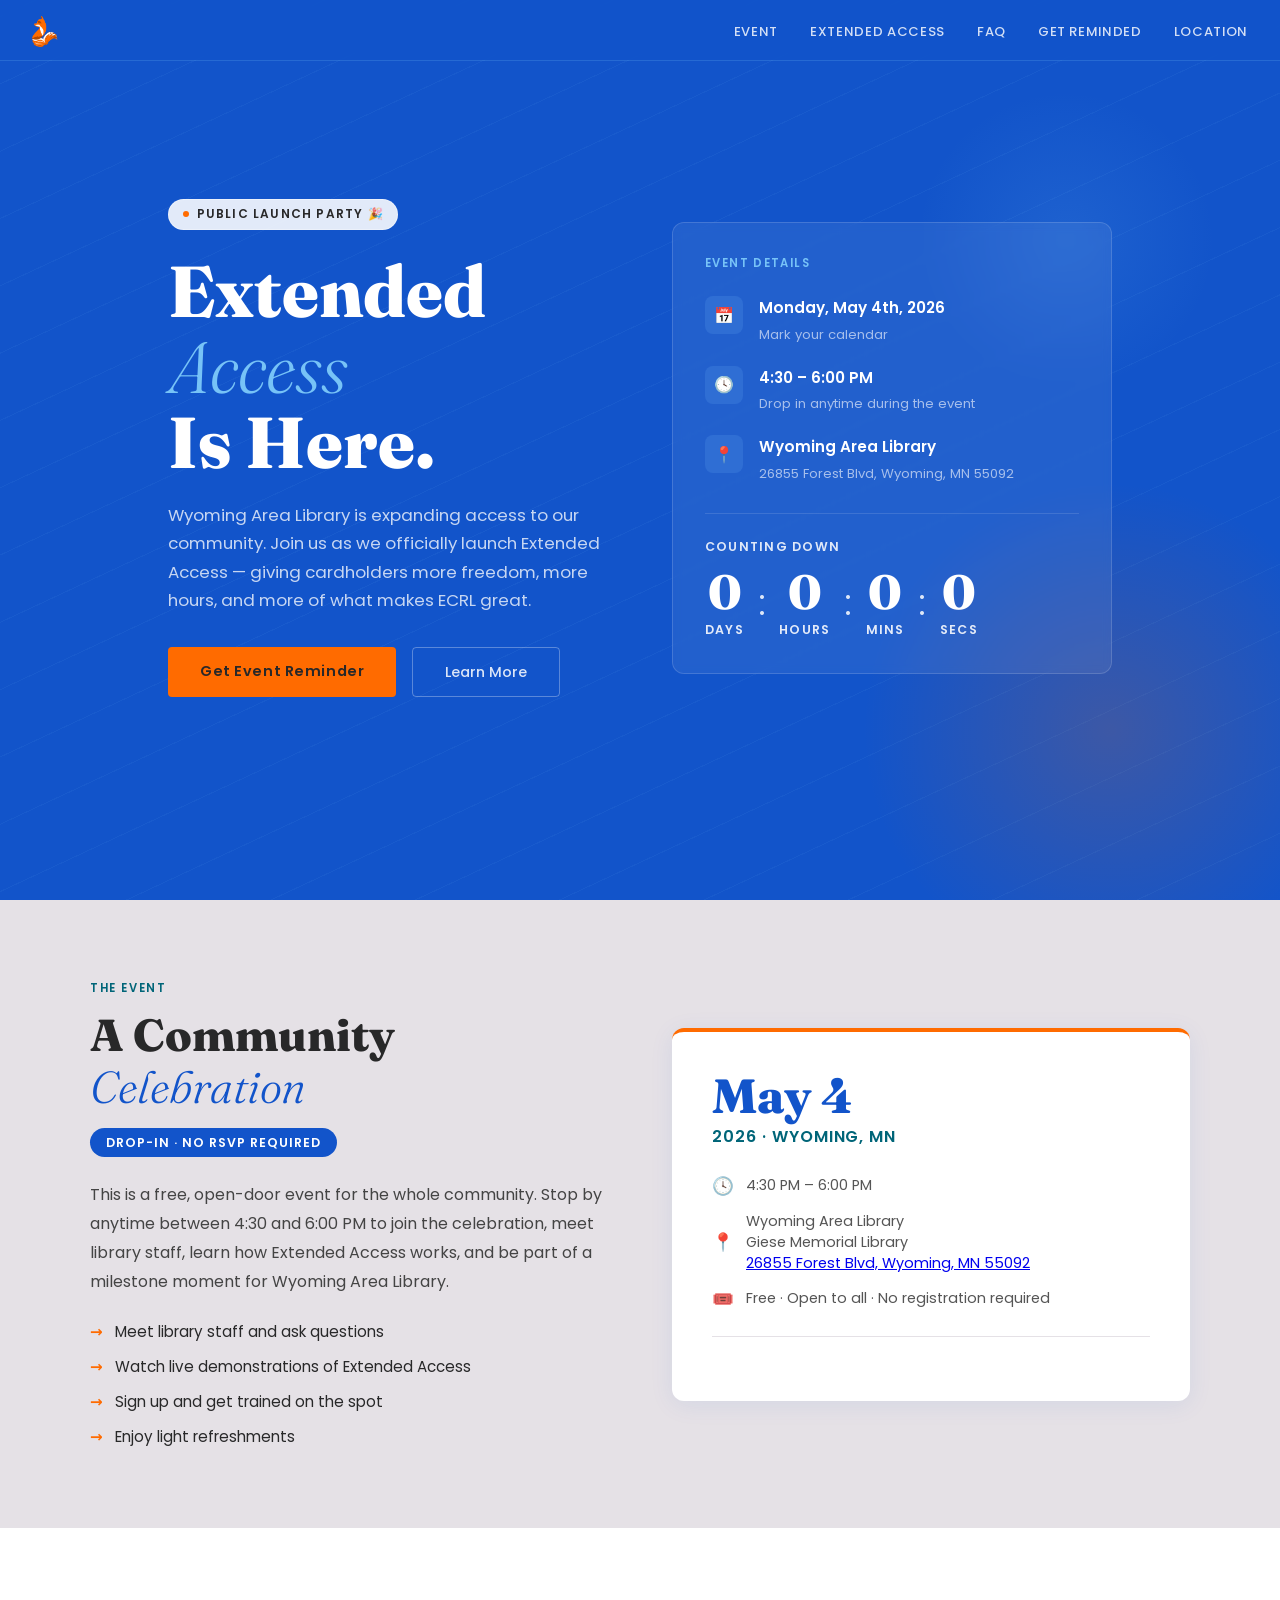
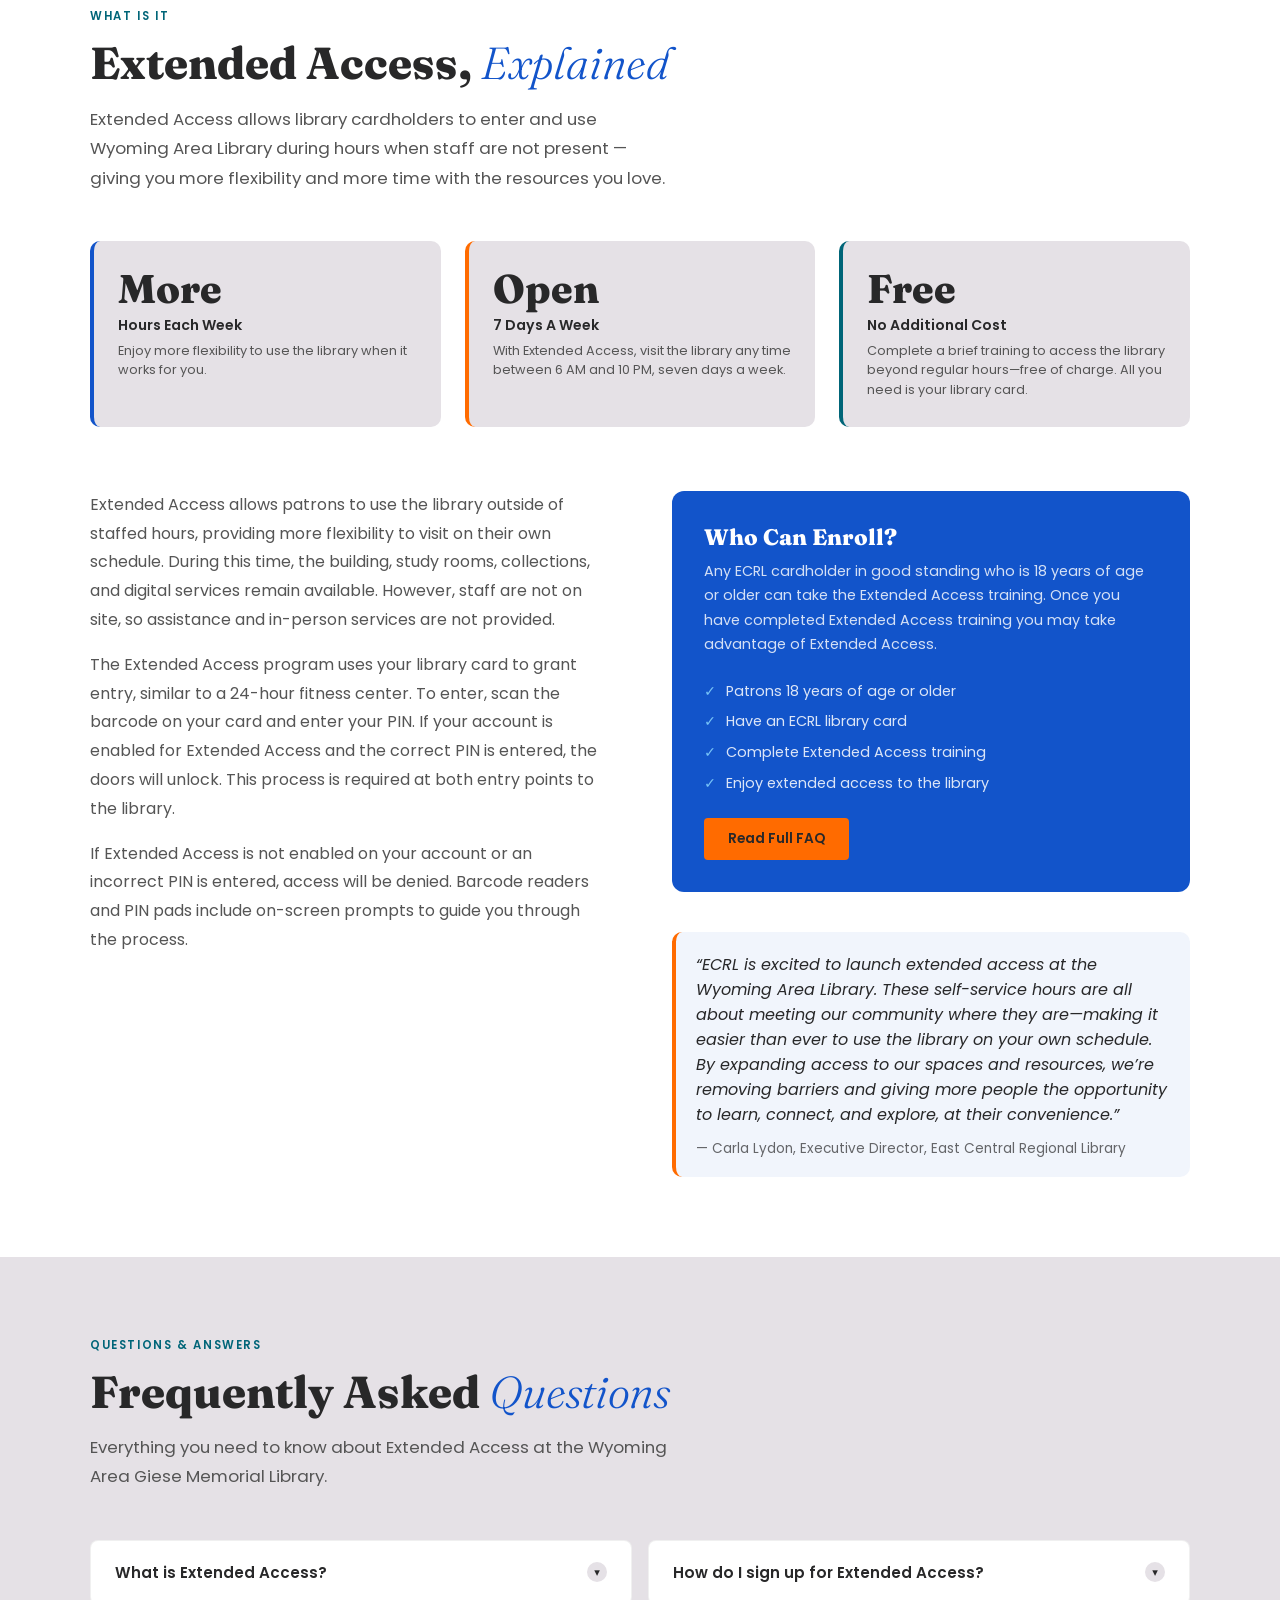
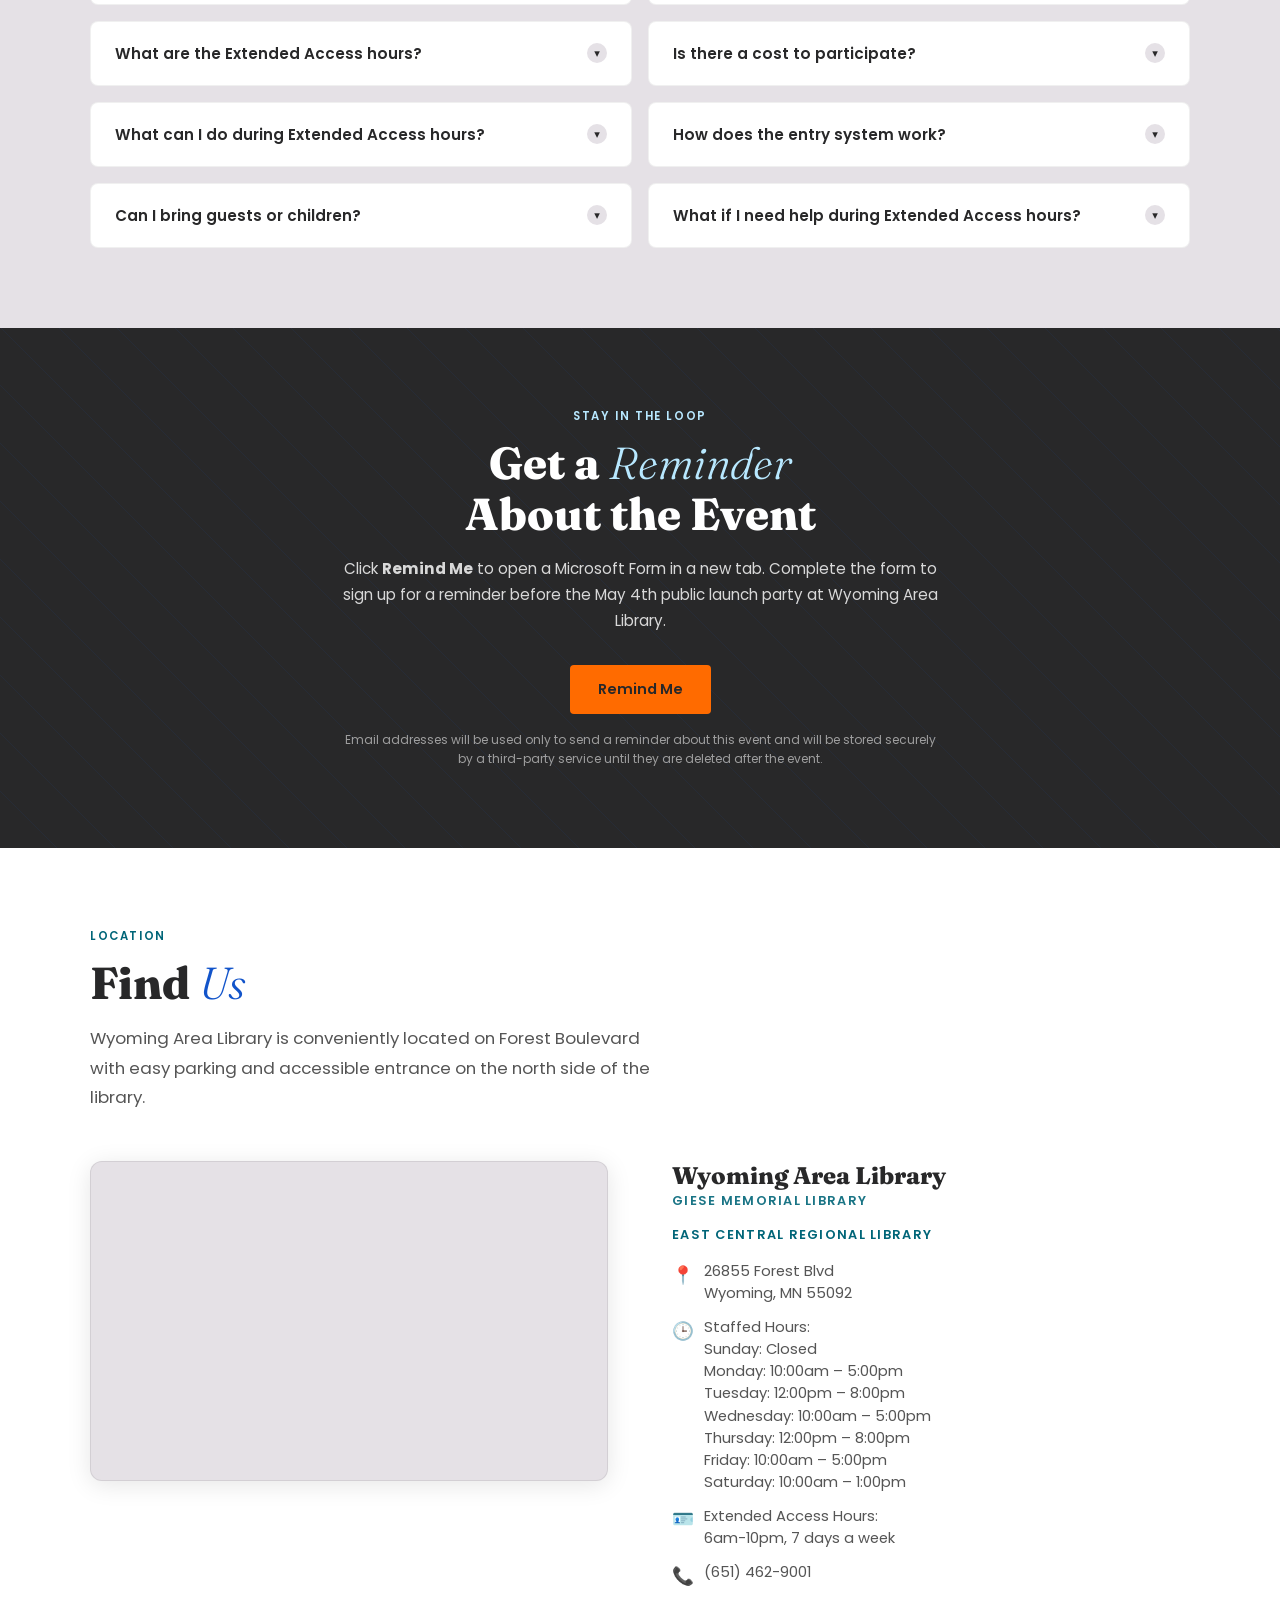
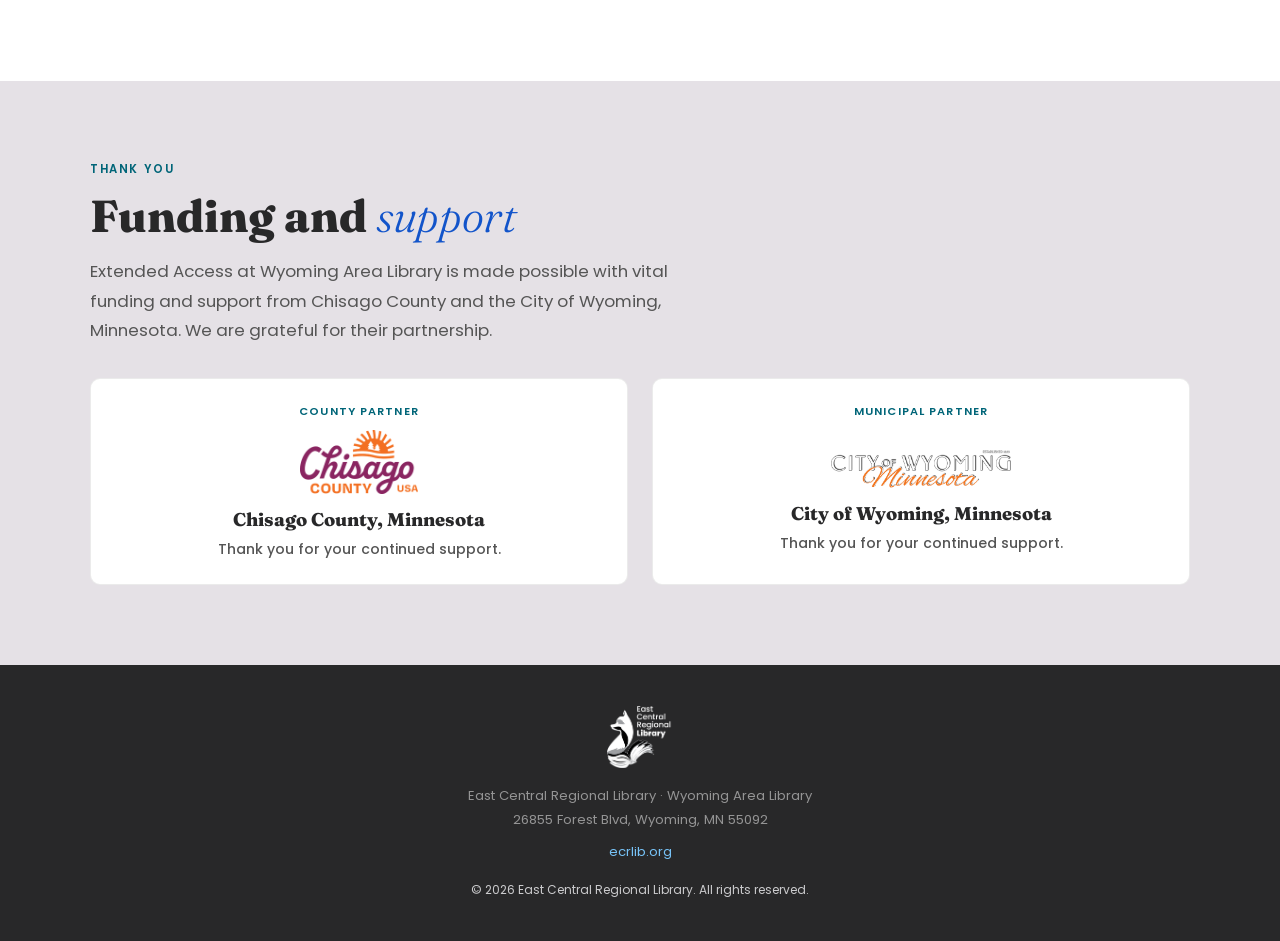
<file: index.html>
<!DOCTYPE html>
<html lang="en">
<head>
<meta charset="UTF-8">
<meta name="viewport" content="width=device-width, initial-scale=1.0">
<title>Extended Access Launch | Wyoming Area Library | ECRL</title>
<link rel="icon" type="image/x-icon" href="assets/favicon.ico">
<link rel="preconnect" href="https://fonts.googleapis.com">
<link href="https://fonts.googleapis.com/css2?family=Fraunces:ital,wght@0,300;0,600;0,800;1,300&family=Poppins:wght@300;400;500;600;700&display=swap" rel="stylesheet">
<link rel="stylesheet" href="styles.css">
</head>
<body>

<!-- NAV -->
<nav>
  <a href="https://ecrlib.org" target="_blank" rel="noopener" class="nav-logo">
    <img src="assets/Fox_Digital-125px-nowords.png" alt="ECRL Logo">
  </a>
  <ul class="nav-links">
    <li><a href="#event">Event</a></li>
    <li><a href="#extended-access">Extended Access</a></li>
    <li><a href="#faq">FAQ</a></li>
    <li><a href="#remind-me">Get Reminded</a></li>
    <li><a href="#location">Location</a></li>
  </ul>
</nav>

<!-- HERO -->
<section class="hero" id="top">
  <div class="hero-bg-lines"></div>
  <div class="hero-accent"></div>
  <div class="hero-accent-2"></div>
  <div class="hero-inner">
    <div class="hero-content">
      <div class="hero-eyebrow">Public Launch Party 🎉</div>
      <h1>Extended<br><em>Access</em><br>Is Here.</h1>
      <p class="hero-sub">Wyoming Area Library is expanding access to our community. Join us as we officially launch Extended Access — giving cardholders more freedom, more hours, and more of what makes ECRL great.</p>
      <div class="hero-cta-row">
        <a href="#remind-me" class="btn-primary">Get Event Reminder</a>
        <a href="#extended-access" class="btn-secondary">Learn More</a>
      </div>
    </div>
    <div class="hero-card">
      <div class="hero-card-label">Event Details</div>
      <div class="event-detail">
        <div class="event-icon">📅</div>
        <div class="event-detail-text">
          <strong>Monday, May 4th, 2026</strong>
          <span>Mark your calendar</span>
        </div>
      </div>
      <div class="event-detail">
        <div class="event-icon">🕓</div>
        <div class="event-detail-text">
          <strong>4:30 – 6:00 PM</strong>
          <span>Drop in anytime during the event</span>
        </div>
      </div>
      <div class="event-detail">
        <div class="event-icon">📍</div>
        <div class="event-detail-text">
          <strong>Wyoming Area Library</strong>
          <span>26855 Forest Blvd, Wyoming, MN 55092</span>
        </div>
      </div>
      <div class="countdown-wrap">
        <div class="countdown-label">Counting down</div>
        <div class="countdown">
          <div class="countdown-unit">
            <span class="countdown-num" id="cd-days">--</span>
            <span class="countdown-unit-label">Days</span>
          </div>
          <span class="countdown-sep">:</span>
          <div class="countdown-unit">
            <span class="countdown-num" id="cd-hours">--</span>
            <span class="countdown-unit-label">Hours</span>
          </div>
          <span class="countdown-sep">:</span>
          <div class="countdown-unit">
            <span class="countdown-num" id="cd-mins">--</span>
            <span class="countdown-unit-label">Mins</span>
          </div>
          <span class="countdown-sep">:</span>
          <div class="countdown-unit">
            <span class="countdown-num" id="cd-secs">--</span>
            <span class="countdown-unit-label">Secs</span>
          </div>
        </div>
      </div>
    </div>
  </div>
</section>

<!-- EVENT ABOUT -->
<section class="event-about" id="event">
  <div class="container">
    <div class="event-about-grid">
      <div class="reveal">
        <p class="section-label">The Event</p>
        <h2 class="section-title">A Community <em>Celebration</em></h2>
        <span class="drop-in-badge">Drop-In · No RSVP Required</span>
        <p class="event-about-body">This is a free, open-door event for the whole community. Stop by anytime between 4:30 and 6:00 PM to join the celebration, meet library staff, learn how Extended Access works, and be part of a milestone moment for Wyoming Area Library.</p>
        <ul class="expect-list">
          <li>Meet library staff and ask questions</li>
          <li>Watch live demonstrations of Extended Access</li>
          <li>Sign up and get trained on the spot</li>
          <li>Enjoy light refreshments</li>
        </ul>
      </div>
      <div class="event-time-block reveal reveal-delay-1">
        <div class="etb-date">May 4</div>
        <div class="etb-month">2026 · Wyoming, MN</div>
        <div class="etb-row">
          <span class="etb-icon">🕓</span>
          <span>4:30 PM – 6:00 PM</span>
        </div>
        <div class="etb-row">
          <span class="etb-icon">📍</span>
          <span>
            Wyoming Area Library<br>
            Giese Memorial Library<br>
            <a href="https://maps.google.com/?q=26855+Forest+Blvd+Wyoming+MN+55092" target="_blank" rel="noopener">26855 Forest Blvd, Wyoming, MN 55092</a>
          </span>
        </div>
        <div class="etb-row">
          <span class="etb-icon">🎟️</span>
          <span>Free · Open to all · No registration required</span>
        </div>
        <div class="etb-divider"></div>
      </div>
    </div>
  </div>
</section>

<!-- EXTENDED ACCESS EXPLAINER -->
<section class="explainer" id="extended-access">
  <div class="container">
    <div class="reveal">
      <p class="section-label">What Is It</p>
      <h2 class="section-title">Extended Access, <em>Explained</em></h2>
      <p class="section-intro">Extended Access allows library cardholders to enter and use Wyoming Area Library during hours when staff are not present — giving you more flexibility and more time with the resources you love.</p>
    </div>
    <div class="stats-row">
      <div class="stat-card reveal reveal-delay-1">
        <div class="stat-num">More</div>
        <div class="stat-label">Hours Each Week</div>
        <div class="stat-desc">Enjoy more flexibility to use the library when it works for you.</div>
      </div>
      <div class="stat-card reveal reveal-delay-2">
        <div class="stat-num">Open</div>
        <div class="stat-label">7 Days A Week</div>
        <div class="stat-desc">With Extended Access, visit the library any time between 6 AM and 10 PM, seven days a week.</div>
      </div>
      <div class="stat-card reveal reveal-delay-3">
        <div class="stat-num">Free</div>
        <div class="stat-label">No Additional Cost</div>
        <div class="stat-desc">Complete a brief training to access the library beyond regular hours—free of charge. All you need is your library card.</div>
      </div>
    </div>
    <div class="explainer-body">
      <div class="explainer-text reveal">
        <p>Extended Access allows patrons to use the library outside of staffed hours, providing more flexibility to visit on their own schedule. During this time, the building, study rooms, collections, and digital services remain available. However, staff are not on site, so assistance and in-person services are not provided.</p>
        <p>The Extended Access program uses your library card to grant entry, similar to a 24-hour fitness center. To enter, scan the barcode on your card and enter your PIN. If your account is enabled for Extended Access and the correct PIN is entered, the doors will unlock. This process is required at both entry points to the library.</p>
        <p>If Extended Access is not enabled on your account or an incorrect PIN is entered, access will be denied. Barcode readers and PIN pads include on-screen prompts to guide you through the process.</p>
      </div>
      <div class="explainer-side">
        <div class="eligibility-card reveal reveal-delay-1">
          <h3>Who Can Enroll?</h3>
          <p>Any ECRL cardholder in good standing who is 18 years of age or older can take the Extended Access training. Once you have completed Extended Access training you may take advantage of Extended Access.</p>
          <ul class="eligibility-list">
            <li>Patrons 18 years of age or older</li>
            <li>Have an ECRL library card</li>
            <li>Complete Extended Access training</li>
            <li>Enjoy extended access to the library</li>
          </ul>
          <a href="#faq" class="eligibility-cta">Read Full FAQ</a>
        </div>
        <figure class="director-quote">
          <blockquote>
            <p>“ECRL is excited to launch extended access at the Wyoming Area Library. These self-service hours are all about meeting our community where they are—making it easier than ever to use the library on your own schedule. By expanding access to our spaces and resources, we’re removing barriers and giving more people the opportunity to learn, connect, and explore, at their convenience.”</p>
          </blockquote>
          <figcaption>— Carla Lydon, Executive Director, East Central Regional Library</figcaption>
        </figure>
      </div>
    </div>
  </div>
</section>

<!-- FAQ -->
<section class="faq-section" id="faq">
  <div class="container">
    <div class="reveal">
      <p class="section-label">Questions & Answers</p>
      <h2 class="section-title">Frequently Asked <em>Questions</em></h2>
      <p class="section-intro">Everything you need to know about Extended Access at the Wyoming Area Giese Memorial Library.</p>
    </div>
    <div class="faq-grid reveal">
      <div class="faq-item">
        <button class="faq-q" onclick="toggleFaq(this)">
          What is Extended Access?
          <span class="faq-chevron">▾</span>
        </button>
        <div class="faq-a">
          <p>Extended Access allows patrons to use the library outside of staffed hours, providing more flexibility to visit on their own schedule. During this time, the building remains locked and only patrons with Extended Access privileges can unlock the doors. The library is limited to Extended Access patrons, their guests, and authorized service staff performing cleaning or maintenance.</p>
          <p>While the building, study rooms, collections, and digital services remain available, support staff are not on site, so assistance and in-person services are not provided.</p>
        </div>
      </div>
      <div class="faq-item">
        <button class="faq-q" onclick="toggleFaq(this)">
          How do I sign up for Extended Access?
          <span class="faq-chevron">▾</span>
        </button>
        <div class="faq-a">
          <p>Signing up for Extended Access is easy. Attend a brief training at our launch event on May 4, 2026, or ask a staff member at the Wyoming Area Library during regular staffed hours.</p>
          <p>Trainings are quick and can often be completed on the spot.</p>
        </div>
      </div>
      <div class="faq-item">
        <button class="faq-q" onclick="toggleFaq(this)">
          What are the Extended Access hours?
          <span class="faq-chevron">▾</span>
        </button>
        <div class="faq-a">
          <p>Extended Access is available from 6 AM until the library opens for staffed hours, and again from closing until 10 PM. On days when the library is not open for staffed hours, Extended Access is available from 6 AM to 10 PM.</p>
          <p>Patrons in the library during staffed hours must exit the building at closing time. Those with Extended Access may re-enter using their library card to continue their visit.</p>
        </div>
      </div>
      <div class="faq-item">
        <button class="faq-q" onclick="toggleFaq(this)">
          Is there a cost to participate?
          <span class="faq-chevron">▾</span>
        </button>
        <div class="faq-a">
          <p>There is no cost to participate in the Extended Access program. To be eligible, patrons must be at least 18 years old, have a valid ECRL library card, maintain an account balance below $20.00, and complete Extended Access training.</p>
        </div>
      </div>
      <div class="faq-item">
        <button class="faq-q" onclick="toggleFaq(this)">
          What can I do during Extended Access hours?
          <span class="faq-chevron">▾</span>
        </button>
        <div class="faq-a">
          <p>During Extended Access hours, you may use the library much as you would during staffed hours. This includes browsing and checking out materials, picking up holds from the hold shelf, using public computers and Wi-Fi, accessing digital resources, printing, using study rooms, and accessing the public restrooms inside the building.</p>
          <p>Please note that while most spaces and services are available, support staff are not on site, so assistance and in-person services are not provided.</p>
        </div>
      </div>
      <div class="faq-item">
        <button class="faq-q" onclick="toggleFaq(this)">
          How does the entry system work?
          <span class="faq-chevron">▾</span>
        </button>
        <div class="faq-a">
          <p>The entry system uses your library card barcode and PIN to verify access. When you scan your card, the system checks your account through the library system to confirm your PIN is correct, your account is eligible for Extended Access, and your account balance is below $20.00.</p>
          <p>If approved, the exterior door unlocks and you may enter the lobby. You will repeat the same process to enter the main library space. Separate access control points allow access to public areas like restrooms while ensuring only authorized patrons can enter the library space when staff are not on site.</p>
        </div>
      </div>
      <div class="faq-item">
        <button class="faq-q" onclick="toggleFaq(this)">
          Can I bring guests or children?
          <span class="faq-chevron">▾</span>
        </button>
        <div class="faq-a">
          <p>Patrons with Extended Access privileges may bring guests and children. All guests must follow the same rules and policies as the patron, and children must be supervised at all times.</p>
          <p>Guests may not remain in the library after the sponsoring patron leaves. If a guest also has Extended Access privileges, they must enter the library using their own card and PIN to stay beyond that time.</p>
        </div>
      </div>
      <div class="faq-item">
        <button class="faq-q" onclick="toggleFaq(this)">
          What if I need help during Extended Access hours?
          <span class="faq-chevron">▾</span>
        </button>
        <div class="faq-a">
          <p>During Extended Access hours, support staff are not on site, so assistance with library services is not available. If you need help with materials, technology, or your account, please visit during staffed hours.</p>
          <p>For health or safety concerns, please call 911 in an emergency. For non-emergency situations, follow posted instructions in the building or contact local authorities as appropriate.</p>
        </div>
      </div>
    </div>
  </div>
</section>

<!-- EMAIL SIGNUP -->
<section class="signup-section" id="remind-me">
  <div class="signup-bg"></div>
  <div class="container">
    <div class="signup-inner">
      <p class="section-label reveal">Stay In the Loop</p>
      <h2 class="section-title reveal reveal-delay-1">Get a <em>Reminder</em><br>About the Event</h2>
      <p class="signup-desc reveal reveal-delay-2">Click <strong>Remind Me</strong> to open a Microsoft Form in a new tab. Complete the form to sign up for a reminder before the May 4th public launch party at Wyoming Area Library.</p>
      <div class="signup-form reveal reveal-delay-3">
        <a
          href="https://forms.cloud.microsoft/Pages/ResponsePage.aspx?id=v7_W7HzwYkGgbktmpP-eCUZ0fHjikC5KgUvbJL5LjvFUOTlPUkw0TEVUNVYxUDA4V1o1QUlOSVJJMC4u"
          target="_blank"
          rel="noopener noreferrer"
          class="signup-btn reminder-button"
        >Remind Me</a>
      </div>
      <p class="signup-note reveal">Email addresses will be used only to send a reminder about this event and will be stored securely by a third-party service until they are deleted after the event.</p>
    </div>
  </div>
</section>

<!-- MAP -->
<section class="map-section" id="location">
  <div class="container">
    <div class="reveal">
      <p class="section-label">Location</p>
      <h2 class="section-title">Find <em>Us</em></h2>
      <p class="section-intro">Wyoming Area Library is conveniently located on Forest Boulevard with easy parking and accessible entrance on the north side of the library.</p>
    </div>
    <div class="map-grid">
      <div class="map-embed reveal reveal-delay-1">
        <iframe title="Map of Wyoming Area Library — 26855 Forest Blvd, Wyoming, MN 55092" src="https://www.google.com/maps/embed?pb=!1m18!1m12!1m3!1d2537.958602690323!2d-92.99810839999999!3d45.33800049999999!2m3!1f0!2f0!3f0!3m2!1i1024!2i768!4f13.1!3m3!1m2!1s0x52b2e5de49993815%3A0x477a46fde14755c0!2s26855%20Forest%20Blvd%2C%20Wyoming%2C%20MN%2055092!5e1!3m2!1sen!2sus!4v1775682397510!5m2!1sen!2sus" allowfullscreen="" loading="lazy" referrerpolicy="no-referrer-when-downgrade"></iframe>
      </div>
      <div class="address-block reveal reveal-delay-2">
        <h3>Wyoming Area Library</h3>
        <p class="branch-name" style="margin-top:-0.35rem; color: rgba(0,101,120,0.9);">Giese Memorial Library</p>
        <p class="branch-name">East Central Regional Library</p>
        <div class="address-line">
          <span class="address-icon">📍</span>
          <span>26855 Forest Blvd<br>Wyoming, MN 55092</span>
        </div>
        <div class="address-line">
          <span class="address-icon">🕒</span>
          <span>Staffed Hours:<br>Sunday: Closed<br>Monday: 10:00am – 5:00pm<br>Tuesday: 12:00pm – 8:00pm<br>Wednesday: 10:00am – 5:00pm<br>Thursday: 12:00pm – 8:00pm<br>Friday: 10:00am – 5:00pm<br>Saturday: 10:00am – 1:00pm</span>
        </div>
        <div class="address-line">
          <span class="address-icon">🪪</span>
          <span>Extended Access Hours:<br>6am-10pm, 7 days a week</span>
        </div>
        <div class="address-line">
          <span class="address-icon">📞</span>
          <span>(651) 462-9001</span>
        </div>
      </div>
    </div>
  </div>
</section>

<!-- FUNDING THANKS -->
<section class="funders-section" id="funders">
  <div class="container">
    <div class="reveal">
      <p class="section-label">Thank you</p>
      <h2 class="section-title">Funding and <em>support</em></h2>
      <p class="section-intro">Extended Access at Wyoming Area Library is made possible with vital funding and support from Chisago County and the City of Wyoming, Minnesota. We are grateful for their partnership.</p>
    </div>
    <div class="funders-grid reveal">
      <div class="funder-card">
        <span class="funder-label">County partner</span>
        <img src="assets/chisagocountymn.png" alt="Chisago County, Minnesota" class="funder-logo">
        <p class="funder-name">Chisago County, Minnesota</p>
        <p class="funder-thanks">Thank you for your continued support.</p>
      </div>
      <div class="funder-card">
        <span class="funder-label">Municipal partner</span>
        <img src="assets/wyomingmn.png" alt="City of Wyoming, Minnesota" class="funder-logo">
        <p class="funder-name">City of Wyoming, Minnesota</p>
        <p class="funder-thanks">Thank you for your continued support.</p>
      </div>
    </div>
  </div>
</section>

<!-- FOOTER -->
<footer>
  <a href="https://ecrlib.org" target="_blank" rel="noopener" class="footer-logo">
    <img src="assets/SnowOnCharcoal_digital.png" alt="ECRL Logo">
  </a>
  <p>East Central Regional Library · Wyoming Area Library</p>
  <p>26855 Forest Blvd, Wyoming, MN 55092</p>
  <p style="margin-top:0.5rem;"><a href="https://ecrlib.org" target="_blank" rel="noopener">ecrlib.org</a></p>
  <p class="footer-copyright">© 2026 East Central Regional Library. All rights reserved.</p>
</footer>

<script>
  // Countdown Timer
  function updateCountdown() {
    const event = new Date('2026-05-04T16:30:00');
    const now = new Date();
    const diff = event - now;
    if (diff <= 0) {
      document.getElementById('cd-days').textContent = '0';
      document.getElementById('cd-hours').textContent = '0';
      document.getElementById('cd-mins').textContent = '0';
      document.getElementById('cd-secs').textContent = '0';
      return;
    }
    const days = Math.floor(diff / 86400000);
    const hours = Math.floor((diff % 86400000) / 3600000);
    const mins = Math.floor((diff % 3600000) / 60000);
    const secs = Math.floor((diff % 60000) / 1000);
    document.getElementById('cd-days').textContent = String(days).padStart(2, '0');
    document.getElementById('cd-hours').textContent = String(hours).padStart(2, '0');
    document.getElementById('cd-mins').textContent = String(mins).padStart(2, '0');
    document.getElementById('cd-secs').textContent = String(secs).padStart(2, '0');
  }
  updateCountdown();
  setInterval(updateCountdown, 1000);

  // FAQ Toggle
  function toggleFaq(btn) {
    const answer = btn.nextElementSibling;
    const isOpen = btn.classList.contains('open');
    // Close all
    document.querySelectorAll('.faq-q.open').forEach(b => {
      b.classList.remove('open');
      b.nextElementSibling.classList.remove('open');
    });
    if (!isOpen) {
      btn.classList.add('open');
      answer.classList.add('open');
    }
  }

  // Scroll Reveal
  const reveals = document.querySelectorAll('.reveal');
  const observer = new IntersectionObserver((entries) => {
    entries.forEach(entry => {
      if (entry.isIntersecting) {
        entry.target.classList.add('visible');
        observer.unobserve(entry.target);
      }
    });
  }, { threshold: 0.1 });
  reveals.forEach(el => observer.observe(el));
</script>
</body>
</html>
</file>
<file: styles.css>
:root {
  --blue: #1254ca;
  --blue-dark: #0d3f9e;
  --near-black: #282829;
  --gray-light: #e5e1e6;
  --white: #ffffff;
  --orange: #ff6b00;
  --teal: #006578;
  --sky: #77c3f7;
  --font-display: 'Fraunces', Georgia, serif;
  --font-body: 'Poppins', system-ui, sans-serif;
}

*, *::before, *::after { box-sizing: border-box; margin: 0; padding: 0; }

html { scroll-behavior: smooth; }

body {
  font-family: var(--font-body);
  color: var(--near-black);
  background: var(--white);
  overflow-x: hidden;
}

/* ── NAV ── */
nav {
  position: fixed;
  top: 0; left: 0; right: 0;
  z-index: 100;
  background: rgba(18,84,202,0.97);
  backdrop-filter: blur(8px);
  padding: 0 2rem;
  height: 60px;
  display: flex;
  align-items: center;
  justify-content: space-between;
  box-shadow: 0 1px 0 rgba(119,195,247,0.2);
}
.nav-logo {
  display: flex;
  align-items: center;
  gap: 0.75rem;
  text-decoration: none;
}
.nav-logo img {
  height: 34px;
  width: auto;
  filter: none;
}
.nav-links {
  display: flex;
  gap: 2rem;
  list-style: none;
}
.nav-links a {
  color: rgba(255,255,255,0.82);
  text-decoration: none;
  font-size: 0.82rem;
  font-weight: 500;
  letter-spacing: 0.05em;
  text-transform: uppercase;
  transition: color 0.2s;
}
.nav-links a:hover { color: var(--sky); }
@media (max-width: 640px) { .nav-links { display: none; } }

/* ── HERO ── */
.hero {
  min-height: 100vh;
  background: var(--blue);
  position: relative;
  display: flex;
  align-items: center;
  overflow: hidden;
  padding-top: 60px;
}
.hero-bg-lines {
  position: absolute;
  inset: 0;
  background-image:
    repeating-linear-gradient(
      -25deg,
      transparent,
      transparent 60px,
      rgba(119,195,247,0.06) 60px,
      rgba(119,195,247,0.06) 61px
    );
}
.hero-accent {
  position: absolute;
  bottom: -80px;
  right: -80px;
  width: 500px;
  height: 500px;
  border-radius: 50%;
  background: radial-gradient(circle, rgba(255,107,0,0.18) 0%, transparent 70%);
}
.hero-accent-2 {
  position: absolute;
  top: 10%;
  right: 5%;
  width: 300px;
  height: 300px;
  border-radius: 50%;
  background: radial-gradient(circle, rgba(119,195,247,0.12) 0%, transparent 70%);
}
.hero-inner {
  max-width: 1100px;
  margin: 0 auto;
  padding: 5rem 2rem 4rem;
  position: relative;
  z-index: 2;
  display: grid;
  grid-template-columns: 1fr 1fr;
  gap: 4rem;
  align-items: center;
}
@media (max-width: 768px) {
  .hero-inner { grid-template-columns: 1fr; gap: 2rem; }
}
.hero-eyebrow {
  display: inline-flex;
  align-items: center;
  gap: 0.5rem;
  background: rgba(255,255,255,0.88);
  border: 1px solid rgba(255,255,255,0.35);
  color: var(--near-black);
  font-size: 0.75rem;
  font-weight: 600;
  letter-spacing: 0.1em;
  text-transform: uppercase;
  padding: 0.35rem 0.85rem;
  border-radius: 2rem;
  margin-bottom: 1.5rem;
}
.hero-eyebrow::before {
  content: '';
  width: 6px; height: 6px;
  border-radius: 50%;
  background: var(--orange);
  animation: pulse 2s ease-in-out infinite;
}
@keyframes pulse {
  0%, 100% { opacity: 1; transform: scale(1); }
  50% { opacity: 0.5; transform: scale(0.7); }
}
.hero h1 {
  font-family: var(--font-display);
  font-size: clamp(2.8rem, 6vw, 4.5rem);
  font-weight: 800;
  color: var(--white);
  line-height: 1.05;
  margin-bottom: 1.25rem;
}
.hero h1 em {
  font-style: italic;
  font-weight: 300;
  color: var(--sky);
}
.hero-sub {
  color: #FFFFFFC2;
  font-size: 1.05rem;
  line-height: 1.7;
  margin-bottom: 2rem;
  max-width: 440px;
}
.hero-cta-row {
  display: flex;
  gap: 1rem;
  flex-wrap: wrap;
}
.btn-primary {
  display: inline-block;
  background: var(--orange);
  color: var(--near-black);
  font-family: var(--font-body);
  font-size: 0.9rem;
  font-weight: 600;
  letter-spacing: 0.04em;
  text-decoration: none;
  padding: 0.85rem 2rem;
  border-radius: 4px;
  border: none;
  cursor: pointer;
  transition: background 0.2s, transform 0.15s;
}
.btn-primary:hover { background: #e55f00; transform: translateY(-1px); }
.btn-secondary {
  display: inline-block;
  background: transparent;
  color: rgba(255,255,255,0.85);
  font-family: var(--font-body);
  font-size: 0.9rem;
  font-weight: 500;
  text-decoration: none;
  padding: 0.85rem 2rem;
  border-radius: 4px;
  border: 1px solid rgba(255,255,255,0.3);
  cursor: pointer;
  transition: border-color 0.2s, color 0.2s;
}
.btn-secondary:hover { border-color: var(--sky); color: var(--sky); }

/* hero event card */
.hero-card {
  background: rgba(255,255,255,0.07);
  border: 1px solid rgba(255,255,255,0.15);
  border-radius: 12px;
  padding: 2rem;
  backdrop-filter: blur(4px);
}
.hero-card-label {
  font-size: 0.72rem;
  font-weight: 600;
  letter-spacing: 0.12em;
  text-transform: uppercase;
  color: var(--sky);
  margin-bottom: 1.5rem;
}
.event-detail {
  display: flex;
  align-items: flex-start;
  gap: 1rem;
  margin-bottom: 1.25rem;
}
.event-icon {
  width: 38px;
  height: 38px;
  border-radius: 8px;
  background: rgba(119,195,247,0.15);
  display: flex;
  align-items: center;
  justify-content: center;
  flex-shrink: 0;
  font-size: 1rem;
}
.event-detail-text strong {
  display: block;
  color: var(--white);
  font-size: 0.95rem;
  font-weight: 600;
  margin-bottom: 0.1rem;
}
.event-detail-text span {
  color: rgba(255,255,255,0.6);
  font-size: 0.82rem;
}
.countdown-wrap {
  margin-top: 1.75rem;
  padding-top: 1.5rem;
  border-top: 1px solid rgba(255,255,255,0.12);
}
.countdown-label {
  font-size: 0.78rem;
  font-weight: 600;
  letter-spacing: 0.1em;
  text-transform: uppercase;
  color: rgba(255,255,255,0.86);
  margin-bottom: 0.75rem;
}
.countdown {
  display: flex;
  gap: 0.85rem;
}
.countdown-unit {
  text-align: center;
}
.countdown-num {
  font-family: var(--font-display);
  font-size: clamp(2.25rem, 5vw, 3rem);
  font-weight: 800;
  color: var(--white);
  line-height: 1;
  display: block;
}
.countdown-unit-label {
  font-size: 0.78rem;
  font-weight: 600;
  text-transform: uppercase;
  letter-spacing: 0.1em;
  color: rgba(255,255,255,0.88);
}
.countdown-sep {
  font-size: clamp(1.75rem, 4vw, 2.35rem);
  font-weight: 300;
  color: rgba(255,255,255,0.85);
  padding-top: 0.4rem;
}

/* ── SECTIONS ── */
section { padding: 5rem 2rem; }
.container { max-width: 1100px; margin: 0 auto; }
.section-label {
  font-size: 0.72rem;
  font-weight: 600;
  letter-spacing: 0.14em;
  text-transform: uppercase;
  color: var(--teal);
  margin-bottom: 0.75rem;
}
.section-title {
  font-family: var(--font-display);
  font-size: clamp(1.9rem, 4vw, 2.8rem);
  font-weight: 800;
  color: var(--near-black);
  line-height: 1.15;
  margin-bottom: 1rem;
}
.section-title em { font-style: italic; font-weight: 300; color: var(--blue); }
.section-intro {
  font-size: 1.05rem;
  color: #555;
  line-height: 1.75;
  max-width: 580px;
  margin-bottom: 3rem;
}

/* ── EVENT ABOUT ── */
.event-about {
  background: var(--gray-light);
}
.event-about-grid {
  display: grid;
  grid-template-columns: 1fr 1fr;
  gap: 4rem;
  align-items: center;
}
@media (max-width: 768px) { .event-about-grid { grid-template-columns: 1fr; gap: 2rem; } }
.drop-in-badge {
  display: inline-block;
  background: var(--blue);
  color: var(--white);
  font-size: 0.78rem;
  font-weight: 600;
  letter-spacing: 0.08em;
  text-transform: uppercase;
  padding: 0.35rem 1rem;
  border-radius: 2rem;
  margin-bottom: 1.5rem;
}
.event-about-body {
  font-size: 1rem;
  color: #444;
  line-height: 1.8;
  margin-bottom: 1.5rem;
}
.expect-list {
  list-style: none;
  display: flex;
  flex-direction: column;
  gap: 0.75rem;
}
.expect-list li {
  display: flex;
  align-items: center;
  gap: 0.75rem;
  font-size: 0.95rem;
  color: var(--near-black);
}
.expect-list li::before {
  content: '→';
  color: var(--orange);
  font-weight: 700;
  flex-shrink: 0;
}
.event-time-block {
  background: var(--white);
  border-radius: 12px;
  padding: 2.5rem;
  box-shadow: 0 4px 24px rgba(18,84,202,0.08);
  border-top: 4px solid var(--orange);
}
.etb-date {
  font-family: var(--font-display);
  font-size: 3rem;
  font-weight: 800;
  color: var(--blue);
  line-height: 1;
  margin-bottom: 0.25rem;
}
.etb-month {
  font-size: 1rem;
  font-weight: 600;
  color: var(--teal);
  letter-spacing: 0.06em;
  text-transform: uppercase;
  margin-bottom: 1.5rem;
}
.etb-row {
  display: flex;
  align-items: center;
  gap: 0.75rem;
  font-size: 0.9rem;
  color: #555;
  margin-bottom: 0.75rem;
}
.etb-icon {
  font-size: 1.1rem;
}
.etb-divider {
  height: 1px;
  background: var(--gray-light);
  margin: 1.5rem 0;
}
.etb-note {
  font-size: 0.82rem;
  color: #888;
  font-style: italic;
  line-height: 1.6;
}

/* ── EXTENDED ACCESS EXPLAINER ── */
.explainer { background: var(--white); }
.stats-row {
  display: grid;
  grid-template-columns: repeat(3, 1fr);
  gap: 1.5rem;
  margin-bottom: 4rem;
}
@media (max-width: 640px) { .stats-row { grid-template-columns: 1fr; } }
.stat-card {
  background: var(--gray-light);
  border-radius: 10px;
  padding: 1.75rem 1.5rem;
  border-left: 4px solid var(--blue);
  transition: transform 0.2s, box-shadow 0.2s;
}
.stat-card:hover { transform: translateY(-3px); box-shadow: 0 8px 24px rgba(18,84,202,0.1); }
.stat-card:nth-child(2) { border-left-color: var(--orange); }
.stat-card:nth-child(3) { border-left-color: var(--teal); }
.stat-num {
  font-family: var(--font-display);
  font-size: 2.5rem;
  font-weight: 800;
  color: var(--near-black);
  line-height: 1;
  margin-bottom: 0.35rem;
}
.stat-label {
  font-size: 0.88rem;
  font-weight: 600;
  color: var(--near-black);
  margin-bottom: 0.35rem;
}
.stat-desc {
  font-size: 0.8rem;
  color: #555;
  line-height: 1.5;
}
.explainer-body {
  display: grid;
  grid-template-columns: 1fr 1fr;
  gap: 4rem;
  align-items: start;
}
@media (max-width: 768px) { .explainer-body { grid-template-columns: 1fr; } }
.explainer-side {
  display: flex;
  flex-direction: column;
  gap: 1.25rem;
}
.explainer-text p {
  font-size: 1rem;
  color: #555;
  line-height: 1.8;
  margin-bottom: 1rem;
}
.director-quote {
  margin: 1.25rem 0 0;
  padding: 1.25rem 1.25rem 1.1rem;
  border-left: 4px solid var(--orange);
  background: rgba(18,84,202,0.06);
  border-radius: 10px;
}
.director-quote blockquote {
  margin: 0;
}
.director-quote blockquote p {
  margin: 0;
  color: var(--near-black);
  font-style: italic;
}
.director-quote figcaption {
  margin-top: 0.75rem;
  font-size: 0.85rem;
  color: rgba(40,40,41,0.7);
}
.eligibility-card {
  background: var(--blue);
  border-radius: 12px;
  padding: 2rem;
  color: var(--white);
}
.eligibility-card h3 {
  font-family: var(--font-display);
  font-size: 1.4rem;
  font-weight: 800;
  margin-bottom: 0.5rem;
}
.eligibility-card p {
  font-size: 0.9rem;
  color: rgba(255,255,255,0.82);
  line-height: 1.7;
  margin-bottom: 1.5rem;
}
.eligibility-list {
  list-style: none;
  display: flex;
  flex-direction: column;
  gap: 0.6rem;
  margin-bottom: 1.5rem;
}
.eligibility-list li {
  display: flex;
  align-items: center;
  gap: 0.6rem;
  font-size: 0.9rem;
  color: rgba(255,255,255,0.85);
}
.eligibility-list li::before {
  content: '✓';
  color: var(--sky);
  font-weight: 700;
  flex-shrink: 0;
}
.eligibility-cta {
  display: inline-block;
  background: var(--orange);
  color: var(--near-black);
  font-size: 0.85rem;
  font-weight: 600;
  text-decoration: none;
  padding: 0.7rem 1.5rem;
  border-radius: 4px;
  border: none;
  cursor: pointer;
  transition: background 0.2s;
}
.eligibility-cta:hover { background: #e55f00; }

/* ── FAQ ── */
.faq-section { background: var(--gray-light); }
.faq-grid {
  display: grid;
  grid-template-columns: 1fr 1fr;
  gap: 1rem;
}
@media (max-width: 768px) { .faq-grid { grid-template-columns: 1fr; } }
.faq-item {
  background: var(--white);
  border-radius: 8px;
  overflow: hidden;
  border: 1px solid rgba(0,0,0,0.06);
}
.faq-q {
  width: 100%;
  background: none;
  border: none;
  text-align: left;
  font-family: var(--font-body);
  font-size: 0.95rem;
  font-weight: 600;
  color: var(--near-black);
  padding: 1.25rem 1.5rem;
  cursor: pointer;
  display: flex;
  justify-content: space-between;
  align-items: center;
  gap: 1rem;
  transition: color 0.2s;
}
.faq-q:hover { color: var(--blue); }
.faq-q.open { color: var(--blue); }
.faq-chevron {
  flex-shrink: 0;
  width: 20px; height: 20px;
  border-radius: 50%;
  background: var(--gray-light);
  display: flex;
  align-items: center;
  justify-content: center;
  font-size: 0.7rem;
  transition: transform 0.25s, background 0.2s;
}
.faq-q.open .faq-chevron {
  transform: rotate(180deg);
  background: var(--blue);
  color: white;
}
.faq-a {
  display: none;
  padding: 0 1.5rem 1.25rem;
  font-size: 0.9rem;
  color: #666;
  line-height: 1.75;
  border-top: 1px solid var(--gray-light);
}
.faq-a p { margin: 0 0 0.9rem; }
.faq-a p:last-child { margin-bottom: 0; }
.faq-a.open { display: block; }

/* ── EMAIL SIGNUP ── */
.signup-section {
  background: var(--near-black);
  position: relative;
  overflow: hidden;
}
.signup-bg {
  position: absolute;
  inset: 0;
  background-image: repeating-linear-gradient(
    45deg,
    transparent,
    transparent 40px,
    rgba(18,84,202,0.08) 40px,
    rgba(18,84,202,0.08) 41px
  );
}
.signup-inner {
  position: relative;
  z-index: 2;
  max-width: 600px;
  margin: 0 auto;
  text-align: center;
}
.signup-section .section-label { color: #b8e8ff; }
.signup-section .section-title { color: var(--white); }
.signup-section .section-title em { color: #b8e8ff; }
.signup-desc {
  color: rgba(255,255,255,0.82);
  font-size: 0.95rem;
  line-height: 1.7;
  margin-bottom: 2rem;
}
.signup-note {
  font-size: 0.75rem;
  color: rgba(255,255,255,0.55);
  margin-top: 1rem;
  line-height: 1.6;
}
.signup-form {
  display: flex;
  justify-content: center;
  max-width: 440px;
  margin: 0 auto;
}
.signup-btn {
  display: inline-block;
  background: var(--orange);
  color: var(--near-black);
  font-family: var(--font-body);
  font-size: 0.9rem;
  font-weight: 600;
  border: none;
  border-radius: 4px;
  padding: 0.85rem 1.75rem;
  cursor: pointer;
  white-space: nowrap;
  text-decoration: none;
  transition: background 0.2s;
}
.signup-btn:hover { background: #e55f00; }
.signup-btn:focus-visible {
  outline: 2px solid var(--sky);
  outline-offset: 3px;
}

/* ── MAP ── */
.map-section { background: var(--white); }
.map-grid {
  display: grid;
  grid-template-columns: 1fr 1fr;
  gap: 4rem;
  align-items: start;
}
@media (max-width: 768px) { .map-grid { grid-template-columns: 1fr; } }
.map-embed {
  border-radius: 12px;
  overflow: hidden;
  box-shadow: 0 4px 24px rgba(0,0,0,0.1);
  height: 320px;
  background: var(--gray-light);
  border: 1px solid rgba(0,0,0,0.08);
}
.map-embed iframe {
  width: 100%;
  height: 100%;
  border: 0;
  display: block;
}
.address-block h3 {
  font-family: var(--font-display);
  font-size: 1.5rem;
  font-weight: 800;
  color: var(--near-black);
  margin-bottom: 0.5rem;
}
.address-block .branch-name {
  font-size: 0.8rem;
  font-weight: 600;
  letter-spacing: 0.1em;
  text-transform: uppercase;
  color: var(--teal);
  margin-bottom: 1rem;
}
.address-line {
  display: flex;
  align-items: flex-start;
  gap: 0.6rem;
  font-size: 0.92rem;
  color: #555;
  margin-bottom: 0.75rem;
  line-height: 1.5;
}
.address-icon { font-size: 1.1rem; flex-shrink: 0; margin-top: 0.1rem; }

/* ── FUNDING THANKS ── */
.funders-section { background: var(--gray-light); }
.funders-section .section-intro { margin-bottom: 2rem; }
.funders-grid {
  display: flex;
  gap: 1.5rem;
  flex-wrap: wrap;
}
.funder-card {
  background: var(--white);
  border-radius: 10px;
  padding: 1.5rem 1.75rem;
  border: 1px solid rgba(0,0,0,0.08);
  flex: 1;
  min-width: 220px;
  text-align: center;
  transition: box-shadow 0.2s;
}
.funder-card:hover { box-shadow: 0 6px 20px rgba(18,84,202,0.08); }
.funder-label {
  font-size: 0.7rem;
  font-weight: 600;
  letter-spacing: 0.1em;
  text-transform: uppercase;
  color: var(--teal);
  display: block;
  margin-bottom: 0.65rem;
}
.funder-name {
  font-family: var(--font-display);
  font-size: 1.15rem;
  font-weight: 800;
  color: var(--near-black);
  margin-bottom: 0.5rem;
  line-height: 1.25;
}
.funder-thanks {
  font-size: 0.88rem;
  font-weight: 500;
  color: #555;
  line-height: 1.55;
  margin: 0;
}
.funder-logo {
  display: block;
  max-height: 64px;
  max-width: 180px;
  width: auto;
  margin: 0 auto 0.85rem;
  object-fit: contain;
}

/* ── FOOTER ── */
footer {
  background: var(--near-black);
  color: rgba(255,255,255,0.5);
  padding: 2.5rem 2rem;
  text-align: center;
  font-size: 0.82rem;
  line-height: 1.8;
}
footer a { color: var(--sky); text-decoration: none; }
footer a:hover { text-decoration: underline; }
footer .footer-logo {
  display: flex;
  align-items: center;
  justify-content: center;
  gap: 0.6rem;
  margin-bottom: 1rem;
}
footer .footer-logo img {
  height: 63px;
  filter: none;
  opacity: 1;
}
footer .footer-copyright {
  margin-top: 1rem;
  font-size: 0.75rem;
  color: #cbcbcd;
}

/* ── SCROLL ANIMATIONS ── */
.reveal {
  opacity: 0;
  transform: translateY(24px);
  transition: opacity 0.6s ease, transform 0.6s ease;
}
.reveal.visible {
  opacity: 1;
  transform: translateY(0);
}
.reveal-delay-1 { transition-delay: 0.1s; }
.reveal-delay-2 { transition-delay: 0.2s; }
.reveal-delay-3 { transition-delay: 0.3s; }
</file>
